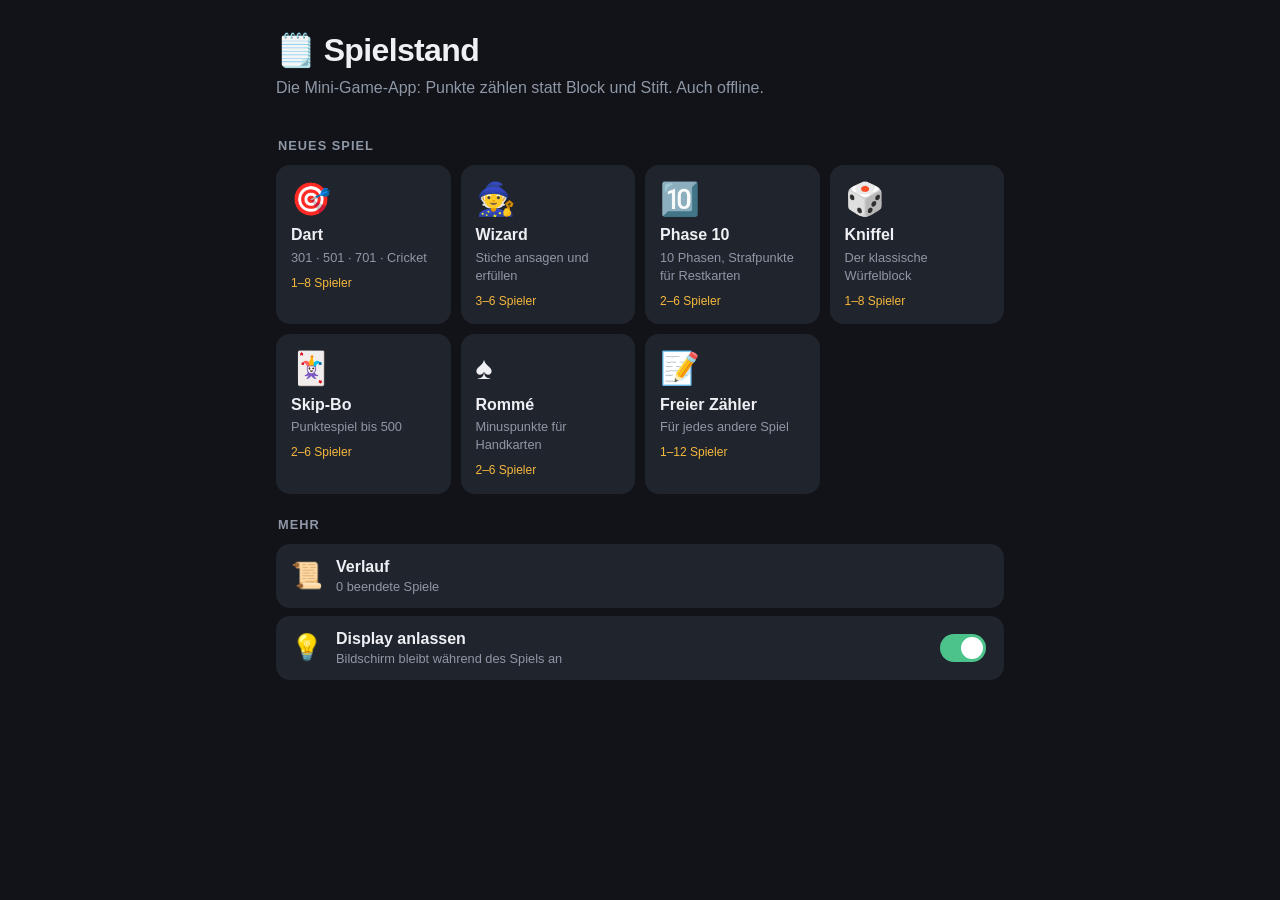
<file: index.html>
<!doctype html>
<html lang="de">
<head>
  <meta charset="utf-8">
  <meta name="viewport" content="width=device-width, initial-scale=1, viewport-fit=cover">
  <meta name="theme-color" content="#111318">
  <meta name="description" content="Digitaler Spieleblock: Dart, Wizard, Phase 10, Kniffel, Skip-Bo, Rommé – offline nutzbar.">
  <meta name="apple-mobile-web-app-capable" content="yes">
  <meta name="mobile-web-app-capable" content="yes">
  <meta name="apple-mobile-web-app-status-bar-style" content="black-translucent">
  <meta name="apple-mobile-web-app-title" content="Spielstand">
  <link rel="apple-touch-icon" href="icon-180.png">
  <link rel="icon" type="image/png" href="icon-192.png">
  <link rel="manifest" href="manifest.webmanifest">
  <link rel="stylesheet" href="style.css">
  <title>Spielstand</title>
</head>
<body>
  <div id="app"></div>
  <script type="module" src="app.js"></script>
</body>
</html>
</file>
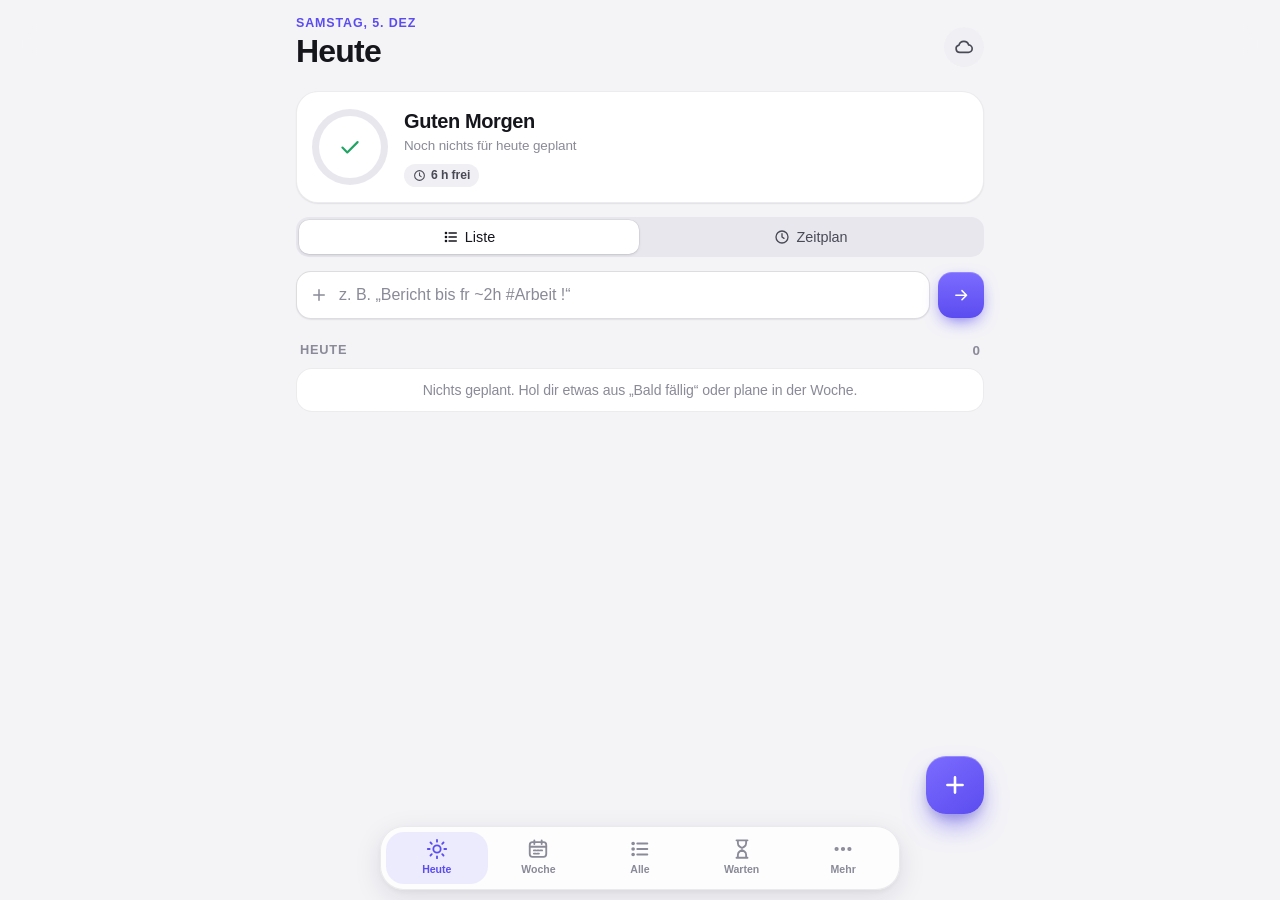
<file: planer/index.html>
<!doctype html>
<html lang="de">
<head>
  <meta charset="utf-8">
  <meta name="viewport" content="width=device-width, initial-scale=1, viewport-fit=cover">
  <meta name="theme-color" content="#f4f4f7">
  <meta name="description" content="Planer – Aufgaben, Deadlines, Termine und Wochenplanung. Offline nutzbar, auf Wunsch mit Sync.">
  <meta name="apple-mobile-web-app-capable" content="yes">
  <meta name="mobile-web-app-capable" content="yes">
  <meta name="apple-mobile-web-app-status-bar-style" content="default">
  <meta name="apple-mobile-web-app-title" content="Planer">
  <link rel="apple-touch-icon" href="icon-180.png">
  <link rel="icon" type="image/svg+xml" href="favicon.svg">
  <link rel="icon" type="image/png" href="icon-192.png">
  <link rel="manifest" href="manifest.webmanifest">
  <link rel="stylesheet" href="style.css">
  <title>Planer</title>
</head>
<body>
  <div id="app"></div>
  <div id="timer" hidden></div>
  <div id="toast" hidden></div>
  <input id="importFile" type="file" accept="application/json,.json" hidden>
  <input id="icsFile" type="file" accept="text/calendar,.ics" hidden>
  <script type="module" src="app.js"></script>
</body>
</html>
</file>
<file: style.css>
:root {
  --bg: #111318;
  --bg2: #1a1d24;
  --card: #20242d;
  --card2: #2a2f3a;
  --line: #343a47;
  --text: #eef0f4;
  --muted: #8f97a6;
  --accent: #f5b83d;
  --accent-ink: #1b1400;
  --good: #4cc38a;
  --bad: #ef6b6b;
  --warn: #f0a04b;
  --dbl: #3ea6ff;
  --tpl: #c77dff;
  --radius: 14px;
  --safe-b: env(safe-area-inset-bottom, 0px);
  color-scheme: dark;
}
* { box-sizing: border-box; -webkit-tap-highlight-color: transparent; }
html, body { margin: 0; background: var(--bg); color: var(--text); }
body {
  font: 16px/1.4 -apple-system, BlinkMacSystemFont, "SF Pro Text", "Segoe UI", Roboto, sans-serif;
  min-height: 100vh; -webkit-text-size-adjust: 100%; overscroll-behavior-y: none;
  padding-bottom: calc(24px + var(--safe-b));
}
a { color: inherit; text-decoration: none; }
button, .btn { font: inherit; color: inherit; border: 0; cursor: pointer; touch-action: manipulation; }
button:disabled { opacity: .35; cursor: default; }
input, select { font: inherit; color: var(--text); }
h1, h2, h3 { margin: 0; }
small { font-size: .8em; }
.muted { color: var(--muted); }
.small { font-size: .85rem; }
.center { text-align: center; }
.good { color: var(--good); }
.bad { color: var(--bad); }
.row { display: flex; align-items: center; }
.gap { gap: 8px; }
.grow { flex: 1; }
.wrap { max-width: 760px; margin: 0 auto; padding: 12px 16px; }

/* ---------- Buttons ---------- */
button, .btn {
  background: var(--card2); border-radius: 12px; padding: 12px 14px; min-height: 44px;
  display: inline-flex; align-items: center; justify-content: center; gap: 6px; text-align: center;
  transition: transform .06s, background .15s;
}
button:active:not(:disabled), .btn:active { transform: scale(.97); }
.primary { background: var(--accent); color: var(--accent-ink); font-weight: 700; }
.ghost { background: transparent; border: 1px solid var(--line); }
.block { display: flex; width: 100%; margin-top: 10px; }
.big { font-size: 1.1rem; min-height: 56px; margin-top: 16px; }
.danger { color: var(--bad); }
.plain { background: transparent; padding: 0; border-radius: 0; }
.icon-btn { background: transparent; min-width: 44px; height: 44px; padding: 0; font-size: 1.4rem; border-radius: 10px; display: inline-flex; align-items: center; justify-content: center; }
.icon-btn.small { min-width: 36px; height: 36px; font-size: 1rem; }
.chips { display: flex; flex-wrap: wrap; gap: 8px; margin: 8px 0; }
.chip { min-height: 38px; padding: 8px 14px; border-radius: 999px; background: var(--card2); font-size: .95rem; }
.chip.on { background: var(--accent); color: var(--accent-ink); font-weight: 600; }
.chip.on.warn { background: var(--warn); }
.toggle { background: var(--card2); }
.toggle.on { background: var(--good); color: #062014; font-weight: 600; }

.switch { width: 46px; height: 28px; border-radius: 999px; background: var(--line); position: relative; flex: none; transition: background .2s; }
.switch::after { content: ''; position: absolute; top: 3px; left: 3px; width: 22px; height: 22px; border-radius: 50%; background: #fff; transition: transform .2s; }
.switch.on { background: var(--good); }
.switch.on::after { transform: translateX(18px); }

/* ---------- Kopfzeilen ---------- */
.hero { padding: calc(28px + env(safe-area-inset-top, 0px)) 16px 4px; max-width: 760px; margin: 0 auto; }
.hero h1 { font-size: 2rem; letter-spacing: -.02em; }
.hero h1::before { content: '🗒️ '; }
.hero p { color: var(--muted); margin: 4px 0 0; }
.bar {
  position: sticky; top: 0; z-index: 10; display: flex; align-items: center; gap: 4px;
  padding: calc(6px + env(safe-area-inset-top, 0px)) 8px 6px; background: rgba(17, 19, 24, .92);
  backdrop-filter: blur(12px); -webkit-backdrop-filter: blur(12px); border-bottom: 1px solid var(--line);
}
.bar-title { flex: 1; min-width: 0; display: flex; flex-direction: column; padding: 0 4px; }
.bar-title b, .bar-title small { white-space: nowrap; overflow: hidden; text-overflow: ellipsis; }
.bar-title small { color: var(--muted); }
.section { font-size: .8rem; text-transform: uppercase; letter-spacing: .08em; color: var(--muted); margin: 22px 2px 10px; }

/* ---------- Startseite ---------- */
.game-grid { display: grid; grid-template-columns: repeat(auto-fill, minmax(150px, 1fr)); gap: 10px; }
.game-card {
  background: var(--card); border-radius: var(--radius); padding: 14px; display: flex; flex-direction: column; gap: 2px;
  border: 1px solid transparent; transition: transform .06s;
}
.game-card:active { transform: scale(.97); border-color: var(--accent); }
.gc-icon { font-size: 2rem; line-height: 1.2; margin-bottom: 4px; }
.game-card small { color: var(--muted); }
.gc-players { margin-top: 6px; font-size: .75rem; color: var(--accent); }
.list-item { display: flex; align-items: center; background: var(--card); border-radius: var(--radius); margin-bottom: 8px; padding-right: 4px; }
.li-main { flex: 1; display: flex; align-items: center; gap: 12px; padding: 12px 14px; min-width: 0; text-align: left; justify-content: flex-start; }
.li-icon { font-size: 1.6rem; width: 34px; text-align: center; flex: none; }
.li-text { display: flex; flex-direction: column; min-width: 0; flex: 1; }
.li-text small { color: var(--muted); white-space: nowrap; overflow: hidden; text-overflow: ellipsis; }

/* ---------- Karten & Formulare ---------- */
.card { background: var(--card); border-radius: var(--radius); padding: 14px; margin-bottom: 12px; }
.card-title { font-size: 1.05rem; margin-bottom: 8px; display: flex; justify-content: space-between; align-items: baseline; }
.player-list { display: flex; flex-direction: column; gap: 6px; margin-bottom: 10px; }
.player-row { display: flex; align-items: center; gap: 6px; background: var(--card2); border-radius: 10px; padding: 4px 4px 4px 12px; }
.pr-num { color: var(--muted); width: 18px; }
.pr-name { flex: 1; font-weight: 600; overflow: hidden; text-overflow: ellipsis; white-space: nowrap; }
.add-form { display: flex; gap: 8px; }
.add-form input, .field input, .field select {
  flex: 1; min-width: 0; background: var(--bg2); border: 1px solid var(--line); border-radius: 10px; padding: 11px 12px; min-height: 46px; width: 100%;
}
.add-form button { width: 52px; font-size: 1.4rem; }
.field { display: flex; flex-direction: column; gap: 6px; margin: 12px 0; }
.field > span { font-size: .9rem; color: var(--muted); }
.toggle-row { display: flex; justify-content: space-between; width: 100%; gap: 12px; text-align: left; min-height: 40px; }
.toggle-row span:first-child { color: var(--text); font-size: 1rem; }
.rules h3 { margin: 18px 0 6px; font-size: 1.05rem; color: var(--accent); }
.rules p, .rules li { color: #cfd4de; }
.rules ul, .rules ol { padding-left: 22px; }

/* ---------- Eingabe-Bereiche ---------- */
.info-line { color: var(--muted); margin: 2px 2px 10px; font-size: .95rem; }
.info-line b { color: var(--text); }
.entry { border: 1px solid var(--line); }
.entry-head { font-size: 1.05rem; margin-bottom: 4px; }
.entry-sub { color: var(--muted); font-size: .9rem; margin: 10px 0 6px; }
.entry-row { display: flex; align-items: center; gap: 10px; padding: 8px 0; border-top: 1px solid var(--line); }
.entry-row.wrap { flex-wrap: wrap; }
.entry-row.wrap .er-name { flex-basis: 100%; }
.er-name { flex: 1; min-width: 0; font-weight: 600; }
.er-name small { font-weight: 400; }
.er-pts { width: 46px; text-align: right; font-weight: 700; }
.entry-sum { margin-top: 10px; padding: 10px; border-radius: 10px; background: var(--bg2); text-align: center; }
.entry-sum.warn { color: var(--warn); }
.entry-sum.ok { color: var(--good); }
.warn-box { margin-top: 8px; padding: 10px; border-radius: 10px; background: rgba(240, 160, 75, .15); color: var(--warn); font-size: .9rem; }
.stepper { display: flex; align-items: center; gap: 4px; }
.step { width: 44px; height: 44px; padding: 0; font-size: 1.4rem; border-radius: 10px; }
.step-val { min-width: 36px; text-align: center; font-size: 1.25rem; font-weight: 700; font-variant-numeric: tabular-nums; }
.num {
  width: 84px; background: var(--bg2); border: 1px solid var(--line); border-radius: 10px; padding: 10px; min-height: 44px;
  text-align: right; font-size: 1.15rem; font-weight: 700; font-variant-numeric: tabular-nums;
}
.num:focus, .add-form input:focus, .field input:focus { outline: 2px solid var(--accent); border-color: transparent; }
.calc-btn { width: 44px; padding: 0; font-size: 1.15rem; }
.party-head { display: flex; justify-content: space-between; align-items: baseline; font-size: 1.1rem; }
.party-pts { font-weight: 800; color: var(--accent); font-variant-numeric: tabular-nums; }
.done-banner { display: flex; align-items: center; gap: 10px; justify-content: space-between; background: var(--card); border: 1px solid var(--accent); border-radius: var(--radius); padding: 8px 12px; margin-bottom: 12px; }

/* ---------- Punktetabelle ---------- */
.table-wrap { overflow-x: auto; margin: 12px 0; border-radius: var(--radius); background: var(--card); -webkit-overflow-scrolling: touch; }
table.score { border-collapse: collapse; width: 100%; font-variant-numeric: tabular-nums; }
.score th, .score td { padding: 8px 10px; text-align: center; border-bottom: 1px solid var(--line); white-space: nowrap; }
.score thead th { position: sticky; top: 0; background: var(--card2); font-size: .9rem; }
.score tbody th, .score tfoot th, .score thead th:first-child { position: sticky; left: 0; background: var(--card2); text-align: left; font-weight: 500; color: var(--muted); z-index: 1; }
.score thead th:first-child { z-index: 2; }
.score th.active { color: var(--accent); }
.score tfoot td, .score tfoot th { background: var(--bg2); font-size: 1.05rem; }
.score tr.empty td { color: var(--muted); padding: 18px; }
.cell-main { display: block; font-weight: 700; }
.cell-sub { display: block; font-size: .72rem; color: var(--muted); }
.cell-sub.good { color: var(--good); }
.cell-sub.bad { color: var(--bad); }
td.good .cell-main { color: var(--good); }
td.bad .cell-main { color: var(--bad); }

/* Kniffel */
.kniffel tbody th { font-size: .9rem; color: var(--text) !important; }
.kn-cell { cursor: pointer; min-width: 64px; font-weight: 700; font-size: 1.05rem; height: 42px; }
.kn-cell.cur { background: rgba(245, 184, 61, .07); }
.kn-cell.struck { color: var(--muted); }
.kn-cell.sel { outline: 2px solid var(--accent); outline-offset: -2px; }
.kniffel tr.sum td, .kniffel tr.sum th { background: var(--bg2); font-size: .9rem; }
.kniffel tr.strong td { font-weight: 700; }
.kniffel tr.total td, .kniffel tr.total th { background: var(--card2); font-size: 1.15rem; font-weight: 800; color: var(--accent) !important; }
.pick-grid { display: grid; grid-template-columns: repeat(3, 1fr); gap: 8px; margin: 12px 0; }
.pick-grid.dense { grid-template-columns: repeat(6, 1fr); }
.pick-grid.count .count-key { flex-direction: column; gap: 0; min-height: 64px; }
.count-key b { font-size: 1.4rem; }
.count-key small { color: var(--muted); font-weight: 500; }
.count-key.on small { color: var(--accent-ink); }
.pick-grid .wide { grid-column: 1 / -1; }

/* ---------- Dart ---------- */
.play-dart { padding-bottom: 0; }
.dart-players { display: flex; flex-direction: column; gap: 8px; }
.dart-player { background: var(--card); border-radius: var(--radius); padding: 10px 14px; border: 2px solid transparent; }
.dart-player.active { border-color: var(--accent); }
.dp-head { display: flex; align-items: center; gap: 8px; }
.dp-name { font-weight: 700; flex: 1; }
.badge { font-size: .75rem; background: var(--card2); padding: 2px 8px; border-radius: 999px; }
.badge.warn { color: var(--warn); }
.dp-main { display: flex; align-items: center; gap: 14px; }
.dp-rem { font-size: 2.6rem; font-weight: 800; font-variant-numeric: tabular-nums; min-width: 96px; letter-spacing: -.02em; }
.dart-player:not(.active) .dp-rem { font-size: 1.8rem; color: #c5cad4; }
.dp-stats { font-size: .85rem; color: var(--muted); }
.dp-turn { display: flex; align-items: center; gap: 6px; margin-top: 6px; flex-wrap: wrap; }
.slot { width: 52px; height: 32px; border-radius: 8px; background: var(--bg2); display: inline-flex; align-items: center; justify-content: center; font-weight: 700; }
.checkout { color: var(--good); font-weight: 600; margin-left: 6px; }
.pad {
  position: sticky; bottom: 0; margin: 12px -16px 0; padding: 10px 12px calc(10px + var(--safe-b));
  background: rgba(17, 19, 24, .96); border-top: 1px solid var(--line); backdrop-filter: blur(10px); -webkit-backdrop-filter: blur(10px);
}
body:has(.pad) { padding-bottom: 0; }
.seg { display: flex; gap: 6px; margin-bottom: 8px; }
.seg button { flex: 1; min-height: 38px; padding: 6px; font-size: .9rem; }
.seg button.on { background: var(--accent); color: var(--accent-ink); font-weight: 700; }
.seg.mods button.on.dbl { background: var(--dbl); color: #001629; }
.seg.mods button.on.tpl { background: var(--tpl); color: #1a0029; }
.numgrid { display: grid; grid-template-columns: repeat(5, 1fr); gap: 6px; margin-bottom: 8px; }
.numgrid.cricket { grid-template-columns: repeat(4, 1fr); }
.key { min-height: 48px; padding: 0; font-size: 1.15rem; font-weight: 700; }
.key.on { background: var(--accent); color: var(--accent-ink); }
.keypad { display: grid; grid-template-columns: repeat(3, 1fr); gap: 6px; margin-bottom: 8px; }
.keypad .key { min-height: 52px; font-size: 1.3rem; }
.sum-display { text-align: center; font-size: 2.2rem; font-weight: 800; padding: 4px; min-height: 52px; }
.sum-display .muted { font-size: 1rem; font-weight: 400; }
.quick { display: flex; gap: 6px; overflow-x: auto; margin-bottom: 8px; }
.quick .chip { flex: none; }
.leg-over { text-align: center; font-size: 1.2rem; font-weight: 700; padding: 8px; }
.cricket .mark { font-size: 1.3rem; font-weight: 800; height: 44px; }
.cricket .mark.m3 { color: var(--good); }
.cricket .mark.dead { opacity: .35; }
.cricket tbody th { font-weight: 800 !important; color: var(--text) !important; font-size: 1.1rem; }
.cricket td.big { font-size: 1.4rem; font-weight: 800; }

/* ---------- Bottom-Sheets ---------- */
.sheet-backdrop { position: fixed; inset: 0; background: rgba(0, 0, 0, .55); z-index: 40; animation: fade .15s; }
.sheet {
  position: fixed; left: 0; right: 0; bottom: 0; z-index: 41; max-width: 600px; margin: 0 auto; max-height: 88vh; overflow-y: auto;
  background: var(--bg2); border-radius: 20px 20px 0 0; padding: 18px 16px calc(18px + var(--safe-b)); animation: up .2s ease-out;
}
.still { animation: none !important; }
.confirm .sheet-title { margin: 6px 0 16px; }
.danger-bg { background: var(--bad); color: #fff; }
.sheet-title { font-weight: 700; font-size: 1.1rem; text-align: center; margin-bottom: 8px; }
.menu-item { display: flex; width: 100%; justify-content: flex-start; background: var(--card); margin-bottom: 8px; padding: 14px; border-radius: 12px; }
.calc-total { text-align: center; font-size: 2.6rem; font-weight: 800; color: var(--accent); }
.calc-items { text-align: center; color: var(--muted); min-height: 22px; font-size: .9rem; word-break: break-word; }
.calc-grid { display: grid; grid-template-columns: repeat(3, 1fr); gap: 8px; margin: 12px 0; }
.calc-key { flex-direction: column; gap: 0; min-height: 58px; }
.calc-key small { color: var(--muted); }
.win { text-align: center; }
.trophy { font-size: 3.4rem; animation: pop .5s ease-out; }
.win h2 { margin: 4px 0 14px; font-size: 1.5rem; }
.standings { list-style: none; padding: 0; margin: 0 0 8px; text-align: left; }
.standings li { display: flex; gap: 10px; padding: 10px 12px; background: var(--card); border-radius: 10px; margin-bottom: 6px; align-items: baseline; }
.standings li.first { border: 1px solid var(--accent); }
.st-place { color: var(--muted); width: 24px; }
.st-name { flex: 1; font-weight: 700; }
.st-score { color: var(--muted); font-size: .9rem; text-align: right; }
.toast {
  position: fixed; left: 50%; bottom: calc(24px + var(--safe-b)); transform: translateX(-50%); z-index: 60;
  background: var(--text); color: var(--bg); padding: 10px 16px; border-radius: 999px; font-weight: 600; animation: up .2s;
  max-width: 90vw; text-align: center;
}
@keyframes up { from { transform: translateY(30px); opacity: 0; } }
.toast { animation-name: toastUp; }
@keyframes toastUp { from { transform: translate(-50%, 30px); opacity: 0; } }
@keyframes fade { from { opacity: 0; } }
@keyframes pop { 0% { transform: scale(.3); } 70% { transform: scale(1.15); } 100% { transform: scale(1); } }
</file>
<file: planer/style.css>
/* =========================================================================
   Planer – Design-System
   Hell/Dunkel über Tokens; folgt dem System, außer data-theme ist gesetzt.
   ========================================================================= */
:root {
  --bg: #f4f4f7;
  --bg-elev: #ffffff;
  --surface: #ffffff;
  --surface-2: #f0f0f4;
  --surface-3: #e7e7ed;
  --line: rgba(20, 20, 40, .08);
  --line-strong: rgba(20, 20, 40, .14);
  --text: #15151c;
  --text-2: #4a4a57;
  --muted: #8a8a98;
  --accent: #5b4cf0;
  --accent-2: #7c6cff;
  --accent-soft: rgba(91, 76, 240, .1);
  --accent-ink: #ffffff;
  --good: #1fa463;
  --good-soft: rgba(31, 164, 99, .12);
  --bad: #e5484d;
  --bad-soft: rgba(229, 72, 77, .1);
  --warn: #e07b00;
  --warn-soft: rgba(224, 123, 0, .12);
  --blue: #0b84e3;
  --blue-soft: rgba(11, 132, 227, .1);
  --violet: #a046d8;
  --violet-soft: rgba(160, 70, 216, .1);
  --glass: rgba(255, 255, 255, .78);
  --shadow-sm: 0 1px 2px rgba(20, 20, 40, .05), 0 1px 1px rgba(20, 20, 40, .03);
  --shadow: 0 8px 28px rgba(20, 20, 50, .1), 0 2px 6px rgba(20, 20, 50, .05);
  --shadow-lg: 0 24px 60px rgba(20, 20, 50, .18);
  --r-sm: 10px;
  --r: 16px;
  --r-lg: 22px;
  --safe-b: env(safe-area-inset-bottom, 0px);
  --safe-t: env(safe-area-inset-top, 0px);
  --tabs-h: 64px;
  --ease: cubic-bezier(.2, .8, .2, 1);
  color-scheme: light;
}
@media (prefers-color-scheme: dark) {
  :root:not([data-theme="light"]) {
    --bg: #0c0c10; --bg-elev: #16161c; --surface: #17171d; --surface-2: #202028; --surface-3: #2a2a33;
    --line: rgba(255, 255, 255, .07); --line-strong: rgba(255, 255, 255, .12);
    --text: #f2f2f6; --text-2: #c2c2cc; --muted: #8b8b98;
    --accent: #8b7dff; --accent-2: #a597ff; --accent-soft: rgba(139, 125, 255, .16); --accent-ink: #ffffff;
    --good: #3ccf86; --good-soft: rgba(60, 207, 134, .14); --bad: #ff6b6f; --bad-soft: rgba(255, 107, 111, .14);
    --warn: #ffa53a; --warn-soft: rgba(255, 165, 58, .14); --blue: #4cb2ff; --blue-soft: rgba(76, 178, 255, .14);
    --violet: #c88bff; --violet-soft: rgba(200, 139, 255, .14);
    --glass: rgba(22, 22, 28, .72);
    --shadow-sm: 0 1px 0 rgba(255, 255, 255, .03) inset; --shadow: 0 10px 30px rgba(0, 0, 0, .45); --shadow-lg: 0 30px 70px rgba(0, 0, 0, .6);
    color-scheme: dark;
  }
}
:root[data-theme="dark"] {
  --bg: #0c0c10; --bg-elev: #16161c; --surface: #17171d; --surface-2: #202028; --surface-3: #2a2a33;
  --line: rgba(255, 255, 255, .07); --line-strong: rgba(255, 255, 255, .12);
  --text: #f2f2f6; --text-2: #c2c2cc; --muted: #8b8b98;
  --accent: #8b7dff; --accent-2: #a597ff; --accent-soft: rgba(139, 125, 255, .16); --accent-ink: #ffffff;
  --good: #3ccf86; --good-soft: rgba(60, 207, 134, .14); --bad: #ff6b6f; --bad-soft: rgba(255, 107, 111, .14);
  --warn: #ffa53a; --warn-soft: rgba(255, 165, 58, .14); --blue: #4cb2ff; --blue-soft: rgba(76, 178, 255, .14);
  --violet: #c88bff; --violet-soft: rgba(200, 139, 255, .14);
  --glass: rgba(22, 22, 28, .72);
  --shadow-sm: 0 1px 0 rgba(255, 255, 255, .03) inset; --shadow: 0 10px 30px rgba(0, 0, 0, .45); --shadow-lg: 0 30px 70px rgba(0, 0, 0, .6);
  color-scheme: dark;
}

/* ---------- Grundlagen ---------- */
* { box-sizing: border-box; -webkit-tap-highlight-color: transparent; }
html, body { margin: 0; background: var(--bg); color: var(--text); }
body {
  font: 16px/1.45 -apple-system, BlinkMacSystemFont, "SF Pro Text", "Inter", "Segoe UI", Roboto, sans-serif;
  letter-spacing: -.005em; min-height: 100vh; -webkit-text-size-adjust: 100%; overscroll-behavior-y: none;
  -webkit-font-smoothing: antialiased;
  padding-bottom: calc(var(--tabs-h) + 40px + var(--safe-b));
}
body.locked { overflow: hidden; }
::selection { background: var(--accent-soft); }
button { font: inherit; color: inherit; border: 0; cursor: pointer; touch-action: manipulation; }
button:disabled { opacity: .4; cursor: default; }
:focus-visible { outline: 2px solid var(--accent); outline-offset: 2px; }
input, select, textarea { font: inherit; color: var(--text); }
h1, h2, h3 { margin: 0; }
p { margin: 6px 0 10px; }
a { color: var(--accent); }
.muted { color: var(--muted); }
.small { font-size: .84rem; }
.center { text-align: center; }
.good { color: var(--good); }
.bad { color: var(--bad); }
.warn { color: var(--warn); }
.row { display: flex; align-items: center; }
.gap { gap: 8px; }
.grow { flex: 1; min-width: 0; }
.col { flex-direction: column; align-items: flex-start; gap: 2px; }
.wrap { max-width: 720px; margin: 0 auto; padding: 8px 16px; }
.hint { margin: 2px 2px 10px; line-height: 1.45; }
code { background: var(--surface-2); padding: 1px 6px; border-radius: 6px; font-size: .85em; font-family: ui-monospace, SFMono-Regular, Menlo, monospace; }
.mono { font-family: ui-monospace, SFMono-Regular, Menlo, Consolas, monospace; font-size: .88rem; }
.ic { width: 1.15em; height: 1.15em; flex: none; display: inline-block; vertical-align: -.2em; }

/* ---------- Buttons ---------- */
button, .btn {
  display: inline-flex; align-items: center; justify-content: center; gap: 8px;
  min-height: 46px; padding: 10px 16px; border-radius: 14px; text-align: center; text-decoration: none;
  background: var(--surface); color: var(--text); font-weight: 560; box-shadow: var(--shadow-sm), inset 0 0 0 1px var(--line);
  transition: transform .15s var(--ease), background .2s, box-shadow .2s, opacity .2s;
}
button:active:not(:disabled), .btn:active { transform: scale(.97); }
.primary { background: linear-gradient(180deg, var(--accent-2), var(--accent)); color: var(--accent-ink); box-shadow: 0 6px 18px -6px var(--accent), inset 0 1px 0 rgba(255, 255, 255, .18); }
.ghost { background: transparent; box-shadow: inset 0 0 0 1px var(--line-strong); }
.block { display: flex; width: 100%; margin-top: 10px; }
.big { min-height: 52px; font-size: 1.02rem; margin-top: 18px; }
.danger { color: var(--bad); }
.danger-bg { background: var(--bad); color: #fff; box-shadow: 0 6px 18px -8px var(--bad); }
.plain { background: transparent; box-shadow: none; padding: 0; min-height: 0; border-radius: 0; text-align: left; justify-content: flex-start; font-weight: inherit; }
.plain:active:not(:disabled) { transform: none; }
.small-btn { min-height: 38px; padding: 6px 12px; font-size: .9rem; }
.icon-btn { background: transparent; box-shadow: none; min-width: 40px; width: 40px; height: 40px; min-height: 40px; padding: 0; border-radius: 12px; color: var(--muted); }
.icon-btn .ic { width: 20px; height: 20px; }
.icon-btn.small { min-width: 34px; width: 34px; height: 34px; min-height: 34px; }
.icon-btn.small .ic { width: 18px; height: 18px; }
.icon-btn:hover { color: var(--text); background: var(--surface-2); }
.icon-btn.on { color: var(--accent); background: var(--accent-soft); }
.icon-btn.round { border-radius: 50%; background: var(--surface-2); color: var(--text-2); }

/* ---------- Chips & Segmente ---------- */
.chips { display: flex; flex-wrap: wrap; gap: 8px; margin: 8px 0; }
.chip {
  min-height: 36px; padding: 6px 14px; border-radius: 999px; font-size: .9rem; font-weight: 520; gap: 6px;
  background: var(--surface); box-shadow: inset 0 0 0 1px var(--line-strong);
}
.chip .ic { width: 16px; height: 16px; }
.chip.on { background: var(--text); color: var(--bg); box-shadow: none; }
.chip.late { box-shadow: inset 0 0 0 1.5px var(--bad); }
.chip.full { box-shadow: inset 0 0 0 1.5px var(--warn); }
.chip small { opacity: .7; font-weight: 450; }
.prio-chip.p1.on { background: var(--warn); color: #fff; }
.prio-chip.p2.on { background: var(--bad); color: #fff; }
.seg { display: flex; flex-wrap: nowrap; gap: 2px; padding: 3px; margin: 10px 0; background: var(--surface-3); border-radius: 13px; width: 100%; }
.seg .chip { flex: 1; background: transparent; box-shadow: none; min-height: 34px; border-radius: 10px; color: var(--text-2); }
.seg .chip.on { background: var(--bg-elev); color: var(--text); box-shadow: 0 1px 3px rgba(0, 0, 0, .12), 0 0 0 .5px var(--line); }
.swatch { width: 38px; height: 38px; min-height: 38px; padding: 0; border-radius: 50%; background: var(--c); box-shadow: none; }
.swatch.on { box-shadow: 0 0 0 3px var(--bg), 0 0 0 5px var(--c); }

/* ---------- Eingaben ---------- */
input:not([type=checkbox]), select, textarea {
  width: 100%; min-height: 46px; padding: 11px 14px; border-radius: 13px; outline: none;
  background: var(--surface); border: 1px solid var(--line-strong); transition: border-color .2s, box-shadow .2s;
  -webkit-appearance: none; appearance: none;
}
select { background-image: linear-gradient(45deg, transparent 50%, var(--muted) 50%), linear-gradient(135deg, var(--muted) 50%, transparent 50%);
  background-position: calc(100% - 18px) 52%, calc(100% - 13px) 52%; background-size: 5px 5px; background-repeat: no-repeat; padding-right: 34px; }
input:focus, select:focus, textarea:focus { border-color: var(--accent); box-shadow: 0 0 0 4px var(--accent-soft); }
input::placeholder, textarea::placeholder { color: var(--muted); }
textarea { resize: vertical; margin-top: 8px; line-height: 1.45; }
input[type=time] { width: auto; min-width: 110px; }
.row > select:not(.grow) { width: auto; }
.title-in { font-size: 1.15rem; font-weight: 650; border: 0; background: transparent; padding: 6px 2px; min-height: 44px; }
.title-in:focus { box-shadow: none; }
.lbl { display: block; margin: 18px 2px 6px; color: var(--muted); font-size: .76rem; font-weight: 650; text-transform: uppercase; letter-spacing: .06em; }
.struck { text-decoration: line-through; color: var(--muted); }
.quick { margin: 14px 0 6px; position: relative; }
.quick .qi { position: absolute; left: 14px; color: var(--muted); width: 18px; height: 18px; pointer-events: none; }
.quick input { padding-left: 42px; border-radius: 15px; background: var(--surface); box-shadow: var(--shadow-sm); }
.quick button { width: 46px; padding: 0; border-radius: 14px; }
.searchbox { position: relative; display: flex; align-items: center; margin: 6px 0; }
.searchbox .ic { position: absolute; left: 14px; color: var(--muted); width: 18px; height: 18px; }
.searchbox input { padding-left: 42px; background: var(--surface-3); border-color: transparent; }

/* ---------- Kopfzeile ---------- */
.top {
  position: sticky; top: 0; z-index: 5; padding-top: var(--safe-t);
  background: color-mix(in srgb, var(--bg) 82%, transparent); backdrop-filter: saturate(180%) blur(18px); -webkit-backdrop-filter: saturate(180%) blur(18px);
}
.topbar { display: flex; align-items: flex-end; gap: 10px; padding-top: 14px; padding-bottom: 10px; }
.titles h1 { font-size: 2rem; line-height: 1.1; font-weight: 760; letter-spacing: -.025em; white-space: nowrap; overflow: hidden; text-overflow: ellipsis; }
.eyebrow { font-size: .78rem; font-weight: 650; color: var(--accent); text-transform: uppercase; letter-spacing: .07em; margin-bottom: 2px; }
.sync-dot { position: relative; margin-bottom: 2px; }
.sync-dot .sdot, .sdot { display: inline-block; width: 8px; height: 8px; border-radius: 50%; background: var(--muted); }
.sync-dot .sdot { position: absolute; right: 6px; bottom: 7px; box-shadow: 0 0 0 2px var(--surface-2); }
.sync-ok .sdot { background: var(--good); }
.sync-pending .sdot, .sync-connecting .sdot { background: var(--warn); animation: pulse 1.2s infinite; }
.sync-error .sdot { background: var(--bad); }
.sync-off .sdot { display: none; }
span[class^="sync-"] { display: inline-flex; align-items: center; gap: 6px; }

/* ---------- Tab-Leiste & Plus ---------- */
.tabs { position: fixed; left: 0; right: 0; bottom: 0; z-index: 6; padding: 0 12px calc(10px + var(--safe-b)); pointer-events: none; }
.tabbar {
  pointer-events: auto; max-width: 520px; margin: 0 auto; display: flex; height: var(--tabs-h); padding: 6px;
  background: var(--glass); backdrop-filter: saturate(180%) blur(22px); -webkit-backdrop-filter: saturate(180%) blur(22px);
  border-radius: 24px; box-shadow: var(--shadow), inset 0 0 0 1px var(--line);
}
.tabbar button {
  flex: 1; min-width: 0; flex-direction: column; gap: 2px; padding: 4px 0; min-height: 0; border-radius: 18px;
  background: transparent; box-shadow: none; color: var(--muted); font-size: .66rem; font-weight: 600; position: relative;
}
.tabbar button .ic { width: 22px; height: 22px; }
.tabbar button.on { color: var(--accent); background: var(--accent-soft); }
.tabbar .dot { position: absolute; top: 3px; left: calc(50% + 6px); min-width: 17px; height: 17px; padding: 0 5px; border-radius: 999px;
  background: var(--bad); color: #fff; font-style: normal; font-size: .64rem; font-weight: 700; line-height: 17px; box-shadow: 0 0 0 2px var(--glass); }
.fab {
  position: fixed; z-index: 7; right: max(16px, calc(50% - 344px)); bottom: calc(var(--tabs-h) + 22px + var(--safe-b));
  width: 58px; height: 58px; min-height: 58px; padding: 0; border-radius: 20px;
  background: linear-gradient(145deg, var(--accent-2), var(--accent)); color: #fff;
  box-shadow: 0 14px 30px -10px var(--accent), 0 4px 10px rgba(0, 0, 0, .12), inset 0 1px 0 rgba(255, 255, 255, .25);
}
.fab .ic { width: 26px; height: 26px; stroke-width: 2.4; }
body.has-timer .fab { bottom: calc(var(--tabs-h) + 86px + var(--safe-b)); }

/* ---------- Heute: Kopfkarte ---------- */
.hero { background: var(--surface); border-radius: var(--r-lg); padding: 16px; box-shadow: var(--shadow-sm), inset 0 0 0 1px var(--line); }
.today-hero { display: flex; align-items: center; gap: 16px; margin-top: 4px; }
.ring {
  --p: 0; flex: none; width: 76px; height: 76px; border-radius: 50%; display: grid; place-items: center;
  background: conic-gradient(var(--good) calc(var(--p) * 1%), var(--surface-3) 0);
}
.ring span { width: 62px; height: 62px; border-radius: 50%; background: var(--surface); display: grid; place-items: center; font-weight: 750; font-size: 1.05rem; letter-spacing: -.02em; }
.ring span .ic { width: 26px; height: 26px; color: var(--good); }
.greet { font-size: 1.25rem; font-weight: 720; letter-spacing: -.02em; }
.pills { display: flex; flex-wrap: wrap; gap: 6px; margin-top: 8px; }
.pill { display: inline-flex; align-items: center; gap: 5px; padding: 3px 9px; border-radius: 999px; font-size: .76rem; font-weight: 620; background: var(--surface-2); color: var(--text-2); }
.pill .ic { width: 13px; height: 13px; }
.pill.bad { background: var(--bad-soft); color: var(--bad); }
.pill.good { background: var(--good-soft); color: var(--good); }
.pill.warn { background: var(--warn-soft); color: var(--warn); }
.stats { display: grid; grid-template-columns: repeat(4, 1fr); gap: 6px; text-align: center; }
.stats.three { grid-template-columns: repeat(3, 1fr); }
.stats b { display: block; font-size: 1.45rem; font-weight: 740; letter-spacing: -.02em; }
.stats span { font-size: .72rem; color: var(--muted); }
.bar { display: block; height: 6px; background: var(--surface-3); border-radius: 99px; overflow: hidden; }
.bar i { display: block; height: 100%; background: var(--good); border-radius: 99px; transition: width .4s var(--ease); }

/* ---------- Abschnitte & Listen ---------- */
.sec { margin-top: 22px; }
.sec-h { display: flex; align-items: center; gap: 8px; margin: 0 4px 8px; width: auto; }
.sec-h h3 { flex: 1; display: flex; align-items: center; gap: 7px; font-size: .8rem; font-weight: 700; text-transform: uppercase; letter-spacing: .06em; color: var(--muted); }
.sec-h h3 .ic { width: 15px; height: 15px; }
.sec.over .sec-h h3 { color: var(--bad); }
.sec-h > .muted { font-weight: 600; display: inline-flex; align-items: center; gap: 4px; }
.sec-h.toggle { width: calc(100% - 8px); min-height: 32px; }
.empty { color: var(--muted); padding: 18px; background: var(--surface); border-radius: var(--r); text-align: center; box-shadow: inset 0 0 0 1px var(--line); }
.empty.small { padding: 12px 14px; font-size: .88rem; }

.list { background: var(--surface); border-radius: var(--r); box-shadow: var(--shadow-sm), inset 0 0 0 1px var(--line); overflow: hidden; }
.swipe { position: relative; overflow: hidden; }
.swipe + .swipe::before { content: ''; position: absolute; top: 0; left: 52px; right: 0; height: 1px; background: var(--line); z-index: 2; }
.swipe-bg { position: absolute; inset: 0; display: flex; align-items: center; justify-content: space-between; padding: 0 20px; font-weight: 650; font-size: .9rem; color: #fff; opacity: 0; }
.swipe-bg span { display: inline-flex; align-items: center; gap: 8px; opacity: 0; transition: opacity .15s; }
.swipe.swiping .swipe-bg, .swipe.gone .swipe-bg { opacity: 1; }
.swipe[data-dir="r"] .swipe-bg { background: var(--good); }
.swipe[data-dir="l"] .swipe-bg { background: var(--accent); }
.swipe[data-dir="r"] .sw-l, .swipe[data-dir="l"] .sw-r { opacity: .55; }
.swipe.armed[data-dir="r"] .sw-l, .swipe.armed[data-dir="l"] .sw-r, .swipe.gone .sw-l, .swipe.gone .sw-r { opacity: 1; }
.swipe.armed .swipe-bg .ic { transform: scale(1.15); }
.swipe-bg .ic { transition: transform .15s var(--ease); }

.task {
  position: relative; z-index: 1; display: flex; align-items: center; gap: 12px; padding: 11px 8px 11px 14px;
  background: var(--surface); touch-action: pan-y; transition: transform .22s var(--ease), opacity .2s;
}
.swipe.swiping .task { transition: none; }
.task.done .ttitle { text-decoration: line-through; color: var(--muted); }
.task.done .tmeta { opacity: .6; }
.task.running { background: linear-gradient(90deg, var(--accent-soft), transparent 60%), var(--surface); }
.check {
  flex: none; width: 24px; height: 24px; min-height: 24px; padding: 0; border-radius: 50%;
  background: transparent; box-shadow: inset 0 0 0 2px var(--line-strong); color: #fff;
  transition: background .2s, box-shadow .2s, transform .2s var(--ease);
}
.check .ic { width: 15px; height: 15px; stroke-width: 3; opacity: 0; transform: scale(.5); transition: opacity .15s, transform .25s var(--ease); }
.task.prio1 .check { box-shadow: inset 0 0 0 2px var(--warn); background: var(--warn-soft); }
.task.prio2 .check { box-shadow: inset 0 0 0 2px var(--bad); background: var(--bad-soft); }
.task.done .check, .check.on { background: var(--good); box-shadow: none; }
.task.done .check .ic, .check.on .ic { opacity: 1; transform: scale(1); }
.check:hover:not(.on) .ic { opacity: .35; transform: scale(1); color: var(--muted); }
.check.small { width: 22px; height: 22px; min-height: 22px; }
.tmain { flex: 1; min-width: 0; flex-direction: column; align-items: flex-start; gap: 4px; padding: 1px 0; }
.ttitle { font-weight: 560; font-size: .98rem; line-height: 1.3; overflow-wrap: anywhere; }
.tmeta { display: flex; flex-wrap: wrap; gap: 4px 10px; align-items: center; font-size: .76rem; color: var(--muted); }
.tmeta:empty { display: none; }
.mi { display: inline-flex; align-items: center; gap: 3px; }
.mi .ic, .badge .ic { width: 12px; height: 12px; }
.pname { display: inline-flex; align-items: center; gap: 5px; font-weight: 550; }
.pdot { display: inline-block; width: 8px; height: 8px; border-radius: 50%; background: var(--c); flex: none; }
.badge { display: inline-flex; align-items: center; gap: 4px; padding: 1px 0; color: var(--text-2); font-size: .76rem; font-weight: 560; white-space: nowrap; }
.b-over { color: var(--bad); font-weight: 650; }
.b-today { color: var(--accent); font-weight: 650; }
.b-soon { color: var(--warn); }
.b-plan { color: var(--blue); }
.b-wait { color: var(--violet); }
.b-muted { color: var(--muted); }
.day .sec-h .b-today { padding: 1px 8px; border-radius: 999px; background: var(--accent-soft); text-transform: none; letter-spacing: 0; }

/* ---------- Banner ---------- */
.banner {
  display: flex; width: 100%; margin-top: 8px; gap: 12px; padding: 12px 14px; text-align: left; justify-content: flex-start;
  border-radius: var(--r); background: var(--surface); font-weight: 450;
}
.banner .bi { flex: none; width: 38px; height: 38px; border-radius: 12px; display: grid; place-items: center; background: var(--accent-soft); color: var(--accent); }
.banner .bi .ic { width: 20px; height: 20px; }
.banner b { display: block; font-weight: 650; }
.banner small { display: block; color: var(--muted); font-size: .8rem; }
.banner .chev { color: var(--muted); width: 18px; height: 18px; }
.sync-banner .bi { background: var(--blue-soft); color: var(--blue); }

/* ---------- Woche & Zeitplan ---------- */
.weeknav { display: flex; align-items: center; background: var(--surface); border-radius: var(--r); padding: 6px; margin-top: 4px; box-shadow: var(--shadow-sm), inset 0 0 0 1px var(--line); }
.weeknav b { font-weight: 700; }
.day { background: transparent; }
.day .sec-h h3 { text-transform: none; letter-spacing: -.01em; font-size: 1.02rem; color: var(--text); font-weight: 700; flex-wrap: wrap; }
.day .sec-h h3 .muted { font-weight: 500; }
.day.is-today .sec-h h3 { color: var(--accent); }
.day.past { opacity: .55; }
.day > .ev, .day > .deadline { box-shadow: inset 0 0 0 1px var(--line); }
.deadline {
  display: flex; align-items: center; gap: 8px; width: 100%; font-size: .86rem; padding: 9px 12px; margin-bottom: 6px;
  border-radius: 12px; background: var(--bad-soft); color: var(--text); line-height: 1.35;
}
.deadline > .ic { color: var(--bad); width: 15px; height: 15px; }
.ev {
  display: flex; width: 100%; gap: 10px; align-items: baseline; font-size: .88rem; padding: 9px 12px; margin-bottom: 6px;
  border-radius: 12px; background: var(--blue-soft); color: var(--text); position: relative; padding-left: 16px;
}
.ev::before { content: ''; position: absolute; left: 6px; top: 8px; bottom: 8px; width: 3px; border-radius: 3px; background: var(--blue); }
.ev .evt { flex: none; min-width: 86px; color: var(--blue); font-variant-numeric: tabular-nums; font-size: .8rem; font-weight: 650; }
.ev.blocks { background: var(--violet-soft); }
.ev.blocks::before { background: var(--violet); }
.ev.blocks .evt { color: var(--violet); }
.cap { display: inline-flex; flex-direction: column; gap: 3px; min-width: 96px; align-items: flex-end; }
.cap small { font-size: .7rem; color: var(--muted); font-weight: 600; font-variant-numeric: tabular-nums; }
.cap .bar { width: 100%; height: 4px; }
.cap .bar i { background: var(--blue); }
.cap.over small { color: var(--bad); }
.cap.over .bar i { background: var(--bad); }
.tl-actions { margin: 12px 0; }
.allday { margin-bottom: 8px; }
.timeline { position: relative; margin: 6px 0 14px; background: var(--surface); border-radius: var(--r); box-shadow: var(--shadow-sm), inset 0 0 0 1px var(--line); }
.timeline .hr { position: absolute; left: 0; right: 0; border-top: 1px solid var(--line); }
.timeline .hr span { position: absolute; top: -8px; left: 8px; font-size: .68rem; font-weight: 600; color: var(--muted); background: var(--surface); padding-right: 4px; font-variant-numeric: tabular-nums; }
.timeline .work { position: absolute; left: 44px; right: 0; background: var(--accent-soft); opacity: .25; pointer-events: none; }
.blk {
  position: absolute; display: flex; flex-direction: column; align-items: flex-start; justify-content: flex-start; gap: 0;
  padding: 4px 8px; min-height: 0; border-radius: 9px; overflow: hidden; text-align: left; font-size: .8rem; line-height: 1.25; box-shadow: none;
}
.blk b { font-weight: 650; white-space: nowrap; overflow: hidden; text-overflow: ellipsis; max-width: 100%; }
.blk small { opacity: .75; white-space: nowrap; font-weight: 500; }
.blk.ev { background: var(--blue-soft); border-left: 3px solid var(--blue); color: var(--text); }
.blk.task { background: var(--accent-soft); border-left: 3px solid var(--accent); color: var(--text); }
.blk.task.prio2 { border-left-color: var(--bad); }
.blk.task.prio1 { border-left-color: var(--warn); }
.blk.task.done { opacity: .45; }
.blk.task.done b { text-decoration: line-through; }
.blk:active:not(:disabled) { transform: none; filter: brightness(1.1); }
.timeline .now { position: absolute; left: 40px; right: 0; border-top: 2px solid var(--bad); pointer-events: none; z-index: 2; }
.timeline .now::before { content: ''; position: absolute; left: -5px; top: -6px; width: 10px; height: 10px; border-radius: 50%; background: var(--bad); }

/* ---------- Matrix ---------- */
.matrix { display: grid; grid-template-columns: 1fr; gap: 12px; margin-top: 6px; }
@media (min-width: 700px) { .matrix { grid-template-columns: 1fr 1fr; } }
.quad { padding: 12px; border-radius: var(--r); background: var(--surface-2); }
.quad .sec-h { margin: 0 2px 2px; }
.quad .sec-h h3 { color: var(--text); text-transform: none; letter-spacing: -.01em; font-size: .95rem; }
.quad .qsub { margin: 0 2px 10px; }
.quad .sec-h h3::before { content: ''; width: 8px; height: 8px; border-radius: 50%; background: var(--muted); }
.q1 .sec-h h3::before { background: var(--bad); }
.q2 .sec-h h3::before { background: var(--good); }
.q3 .sec-h h3::before { background: var(--warn); }

/* ---------- Projekte, Vorlagen, Daten ---------- */
.pcard { display: flex; align-items: center; gap: 6px; background: var(--surface); border-radius: var(--r); padding: 14px; margin-top: 8px; box-shadow: var(--shadow-sm), inset 0 0 0 1px var(--line); }
.pmain { flex: 1; min-width: 0; flex-direction: column; align-items: stretch; gap: 8px; }
.pcard .pdot { width: 12px; height: 12px; }
.pcard .bar i { background: var(--c); }
.tcard { display: flex; align-items: center; gap: 8px; background: var(--surface); border-radius: var(--r); padding: 10px 8px 10px 14px; margin-top: 8px; box-shadow: var(--shadow-sm), inset 0 0 0 1px var(--line); }
.tcard b { font-weight: 650; }
.srclist { display: grid; gap: 10px; background: var(--surface); border-radius: var(--r); padding: 12px 14px; margin-top: 10px; box-shadow: inset 0 0 0 1px var(--line); }
.preview { background: var(--surface); border-radius: var(--r); padding: 10px 14px; display: grid; gap: 8px; font-size: .9rem; box-shadow: inset 0 0 0 1px var(--line); }
.lday { width: 78px; flex: none; color: var(--muted); font-size: .84rem; font-weight: 600; }
.loadlist { display: grid; gap: 10px; background: var(--surface); border-radius: var(--r); padding: 12px 14px; box-shadow: inset 0 0 0 1px var(--line); }
.loadlist .cap { flex: 1; flex-direction: row-reverse; align-items: center; gap: 10px; }
.loadlist .cap small { width: 90px; text-align: right; }
.help { background: var(--surface); border-radius: var(--r); padding: 12px 14px; display: grid; gap: 8px; box-shadow: inset 0 0 0 1px var(--line); }
.howto { background: var(--surface); border-radius: var(--r); padding: 12px 14px; margin-bottom: 8px; box-shadow: inset 0 0 0 1px var(--line); }
.howto summary { cursor: pointer; font-weight: 650; }
.howto ol { padding-left: 20px; margin: 10px 0; display: grid; gap: 8px; }
.howto code { white-space: normal; word-break: break-word; }
.rstep .sec-h h3 { text-transform: none; letter-spacing: -.01em; font-size: 1rem; color: var(--text); }
.rstep .num { display: inline-grid; place-items: center; width: 24px; height: 24px; border-radius: 8px; background: var(--accent-soft); color: var(--accent); font-size: .8rem; font-weight: 750; }
a.btn { color: inherit; }
a.btn.primary { color: var(--accent-ink); }

/* ---------- Sheets ---------- */
.sheet-backdrop { position: fixed; inset: 0; z-index: 20; background: rgba(8, 8, 16, .4); backdrop-filter: blur(2px); -webkit-backdrop-filter: blur(2px); animation: fade .2s; }
.sheet {
  position: fixed; z-index: 21; left: 0; right: 0; bottom: 0; margin: 0 auto; max-width: 640px; max-height: 92vh; overflow-y: auto;
  background: var(--bg); border-radius: 26px 26px 0 0; padding: 8px 18px calc(24px + var(--safe-b));
  box-shadow: var(--shadow-lg); animation: up .32s var(--ease); overscroll-behavior: contain;
}
.sheet.still { animation: none; }
.handle { width: 38px; height: 5px; border-radius: 3px; background: var(--line-strong); margin: 2px auto 10px; }
.sheet-head { margin-bottom: 8px; min-height: 40px; }
.sheet-head b { font-size: 1.08rem; font-weight: 720; letter-spacing: -.01em; }
.sheet .sub { margin-bottom: 8px; }
.sheet .sub input { min-height: 42px; }
.sheet.confirm .sheet-head { margin: 4px 0 16px; text-align: center; justify-content: center; }
@keyframes up { from { transform: translateY(60px); opacity: 0; } }
@keyframes fade { from { opacity: 0; } }
@media (min-width: 700px) {
  .sheet { bottom: auto; top: 6vh; border-radius: 26px; max-height: 88vh; }
  .handle { display: none; }
}

/* ---------- Timer & Toast ---------- */
#timer {
  position: fixed; z-index: 7; left: 50%; transform: translateX(-50%); bottom: calc(var(--tabs-h) + 18px + var(--safe-b));
  width: min(520px, calc(100vw - 24px)); display: flex; align-items: center; gap: 10px;
  background: var(--text); color: var(--bg); border-radius: 18px; padding: 6px 6px 6px 14px; box-shadow: var(--shadow-lg);
}
#timer[hidden] { display: none; }
#timer .ttl { color: inherit; font-weight: 650; overflow: hidden; text-overflow: ellipsis; white-space: nowrap; display: block; min-height: 38px; line-height: 38px; }
#timer .left { font-variant-numeric: tabular-nums; font-size: 1.1rem; font-weight: 750; }
#timer button:last-child { min-height: 38px; padding: 4px 14px; background: rgba(127, 127, 127, .25); color: inherit; box-shadow: none; }
.pulse { width: 10px; height: 10px; border-radius: 50%; background: var(--bad); flex: none; animation: pulse 1.4s infinite; }
@keyframes pulse { 50% { opacity: .3; } }
body.has-timer { padding-bottom: calc(var(--tabs-h) + 110px + var(--safe-b)); }
#toast {
  position: fixed; z-index: 30; left: 50%; transform: translateX(-50%); bottom: calc(var(--tabs-h) + 22px + var(--safe-b));
  background: var(--text); color: var(--bg); border-radius: 16px; padding: 6px 6px 6px 16px;
  display: flex; align-items: center; gap: 12px; box-shadow: var(--shadow-lg); max-width: calc(100vw - 32px); font-size: .9rem; font-weight: 550;
  animation: toastIn .3s var(--ease);
}
#toast[hidden] { display: none; }
#toast:not(:has(button)) { padding: 12px 16px; }
#toast button { min-height: 36px; padding: 4px 12px; background: transparent; box-shadow: none; color: var(--accent-2); font-weight: 750; }
body.has-timer #toast { bottom: calc(var(--tabs-h) + 84px + var(--safe-b)); }
@keyframes toastIn { from { transform: translate(-50%, 12px); opacity: 0; } }

@media (prefers-reduced-motion: reduce) {
  *, *::before, *::after { animation: none !important; transition: none !important; }
}

/* Zeitplan-Blöcke für Termine */
.blk.evb { background: var(--blue-soft); border-left: 3px solid var(--blue); color: var(--text); }
.timeline { margin-top: 14px; }
.today-hero + .seg { margin-top: 14px; }
.timeline .hr:first-child span { top: 3px; }
</file>
